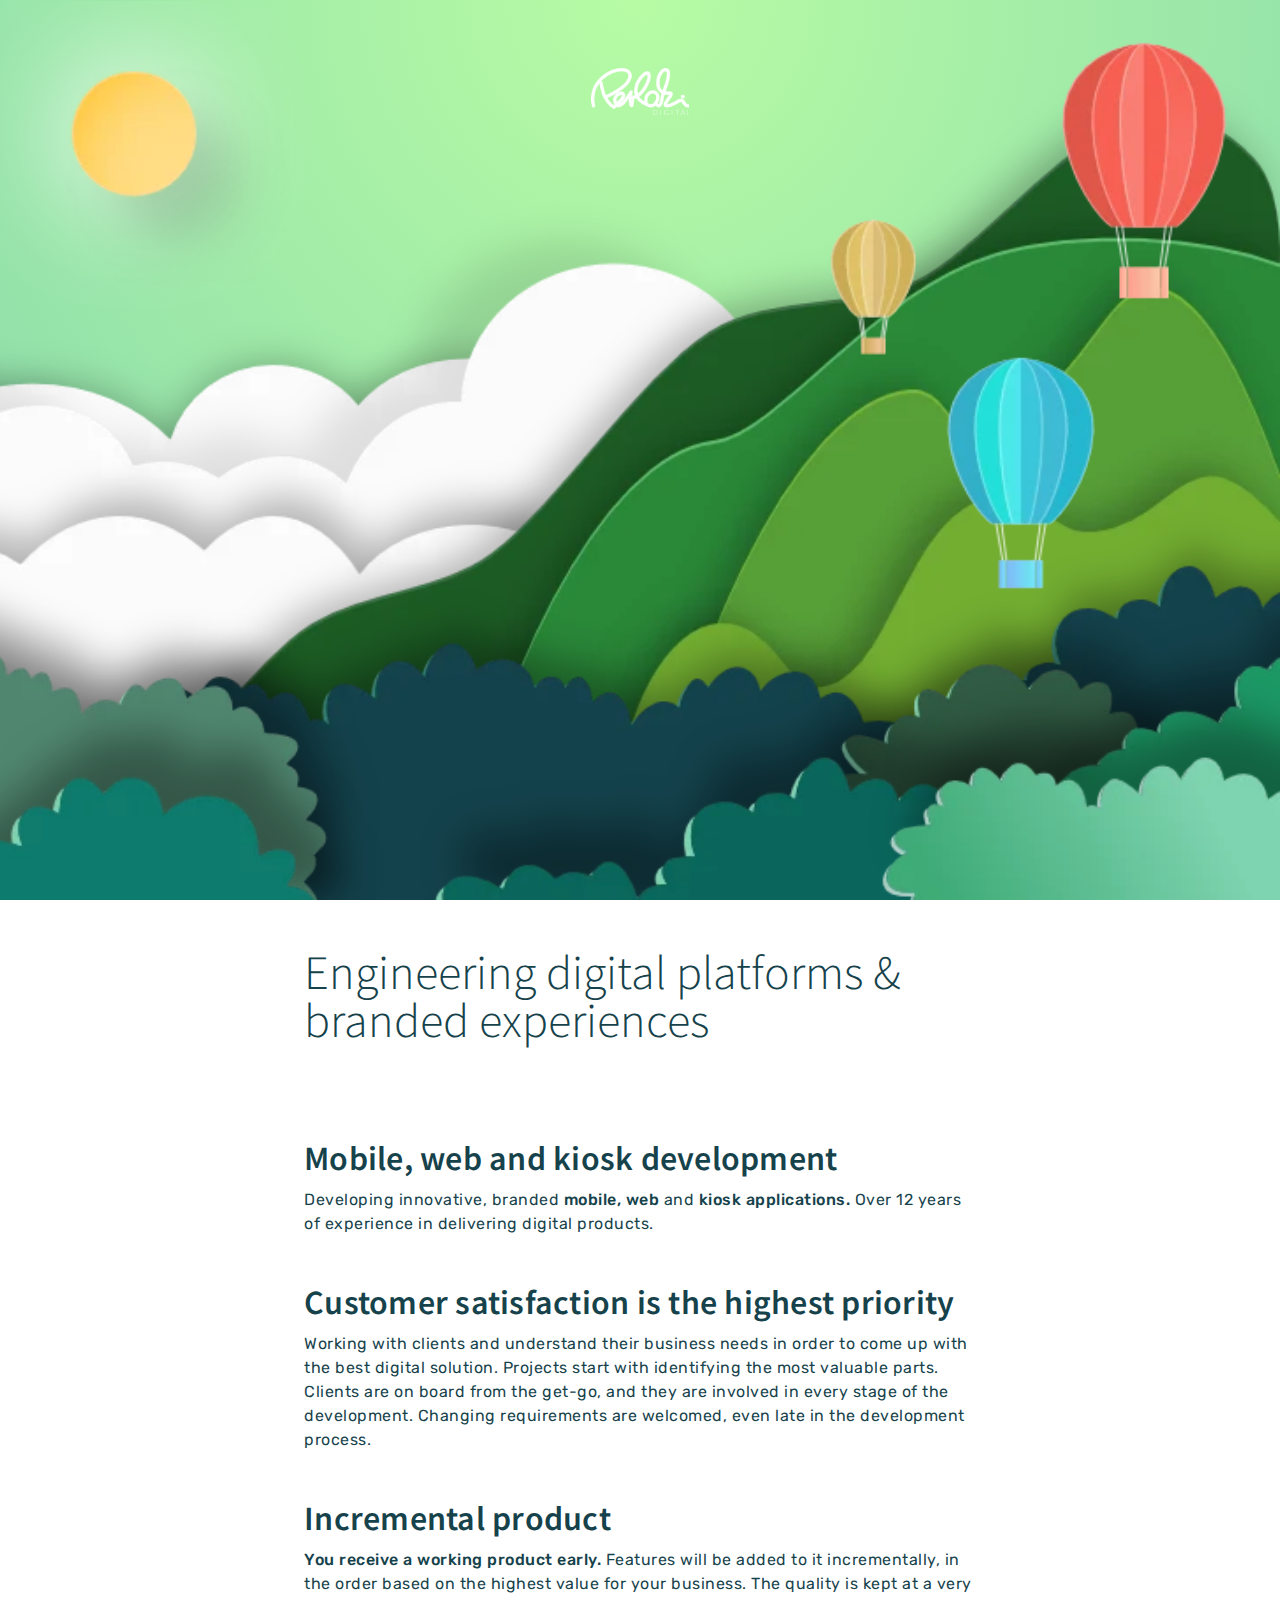
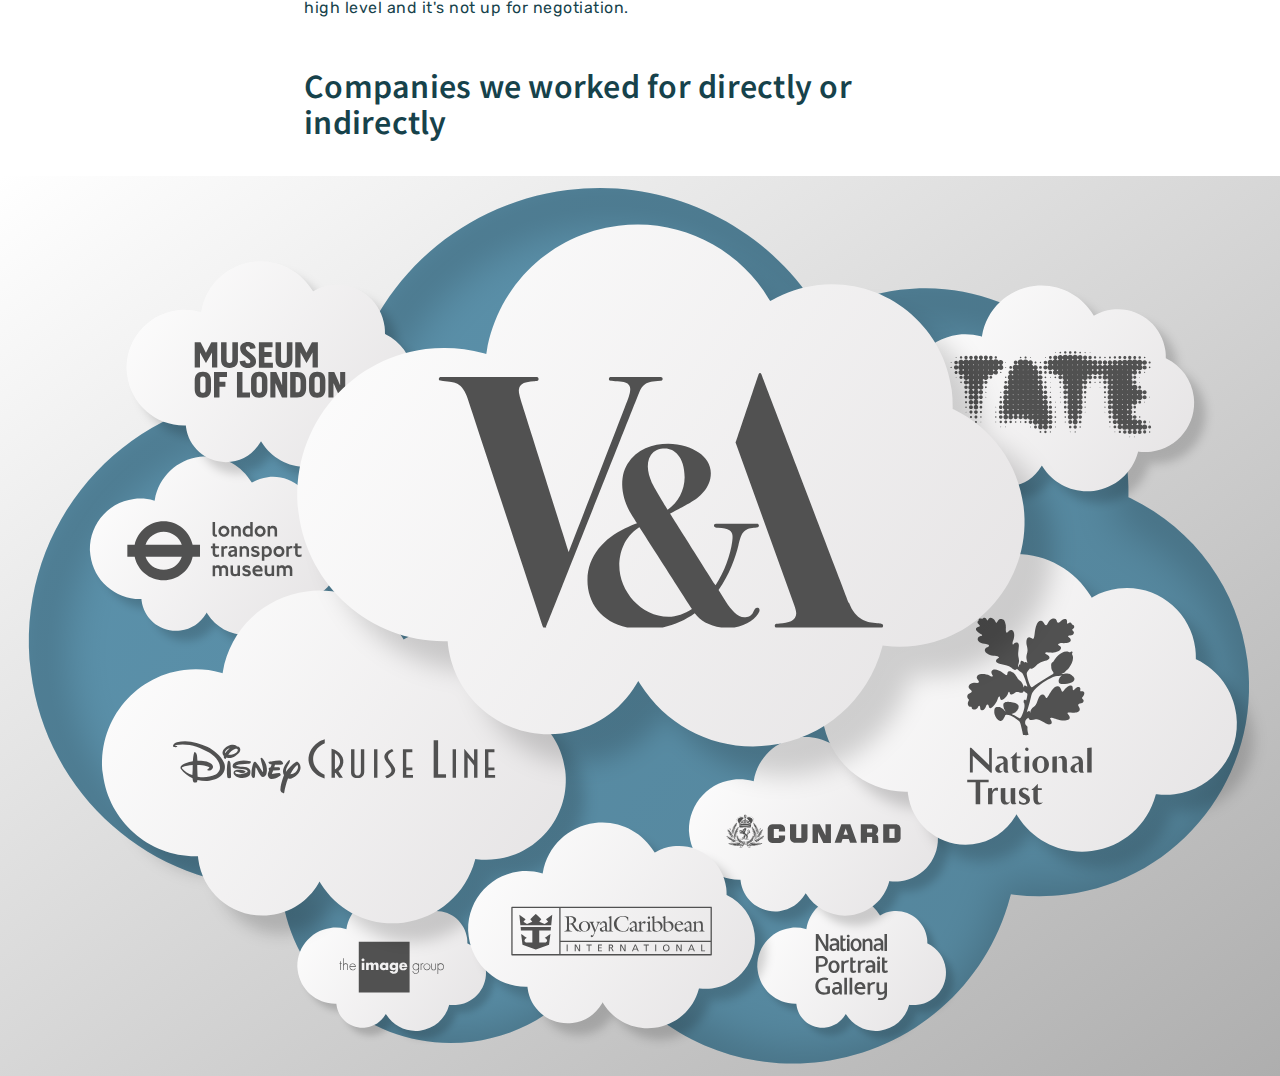
<file: index.html>
<!DOCTYPE html>
<html lang="en">

<head>
    <meta charset="UTF-8">
    <meta name="viewport" content="width=device-width, initial-scale=1.0, viewport-fit=cover">
    <meta http-equiv="X-UA-Compatible" content="IE=edge">
    <title>Perlaki | Digital Agency | Mobile applications, Kiosks, Websites</title>
    <style>
        body {
            min-height: 100vh;
            background-color: white;
        }

        * {
            margin: 0;
            padding: 0;
        }

        header {
            display: block;
            width: 100vw;
            height: 100vh;
            position: relative;
            background-image: radial-gradient(circle at top center, #b7fba4, #82d5ae);
            overflow: hidden;
        }

        #loader {
            width: 100%;
            height: 100%;
            display: flex;
            align-items: center;
            justify-content: center;
        }

        @media (orientation: portrait) {
            header {
                height: 50vh;
            }
        }
    </style>
    <link phx-track-static="" rel="stylesheet" href="/assets/app.css">
    <script type="text/javascript" async="" src="https://www.google-analytics.com/analytics.js"></script>
    <script type="text/javascript" async=""
        src="https://www.googletagmanager.com/gtag/js?id=G-WZFPEB0D04&amp;l=dataLayer&amp;cx=c&amp;gtm=457e4cc1za200"></script>
    <script async="" src="https://www.googletagmanager.com/gtag/js?id=UA-148060884-1"></script>
    <script>
        window.dataLayer = window.dataLayer || [];
        function gtag() { dataLayer.push(arguments); }
        gtag('js', new Date());
        gtag('config', 'UA-148060884-1');
    </script>
    <link rel="prefetch" href="/fonts/source-sans-pro-light.woff2">
    <link rel="prefetch" href="/fonts/source-sans-pro-semi-bold.woff2">
    <link rel="prefetch" href="/fonts/rubik.woff2">
    <link rel="prefetch" href="/fonts/rubik-medium.woff2">
    <link rel="apple-touch-icon" sizes="180x180" href="/apple-touch-icon.png">
    <link rel="icon" type="image/png" sizes="32x32" href="/favicon-32x32.png">
    <link rel="icon" type="image/png" sizes="16x16" href="/favicon-16x16.png">
    <link rel="manifest" href="/site.webmanifest">
    <link rel="mask-icon" href="/safari-pinned-tab.svg" color="#fedc8c">
    <meta name="msapplication-TileColor" content="#00a300">
    <meta name="theme-color" content="#b7fba4">
</head>

<body>
    <p class="alert alert-info" role="alert"></p>
    <p class="alert alert-danger" role="alert"></p>
    <main class="container">
        <p class="alert alert-info" role="alert"></p>
        <p class="alert alert-danger" role="alert"></p>
        <header id="header" class="anim-block">
            <div id="loader" style="display: none;">
                <img src="/images/loader.svg">
            </div>
            <div id="logo" style="background-image: url(&quot;/images/logo.webp&quot;); bottom: -1px;"></div>
            <div id="sun" style="background-image: url(&quot;/images/sun.webp&quot;); bottom: -1px;"></div>
            <div id="cloud_2" class="wave wave_5"
                style="background-image: url(&quot;/images/cloud_2.webp&quot;); bottom: -1px;"></div>
            <div id="cloud_1" class="wave wave_3"
                style="background-image: url(&quot;/images/cloud_1.webp&quot;); bottom: -1px;"></div>
            <div id="cloud_0" class="wave wave_2"
                style="background-image: url(&quot;/images/cloud_0.webp&quot;); bottom: -1px;"></div>
            <div id="hills" style="background-image: url(&quot;/images/hills.webp&quot;); bottom: -1px;"></div>
            <div id="balloon_yellow" class="balloon"
                style="background-image: url(&quot;/images/balloon_yellow.webp&quot;); bottom: -1px;"></div>
            <div id="balloon_blue" class="balloon"
                style="background-image: url(&quot;/images/balloon_blue.webp&quot;); bottom: -1px;"></div>
            <div id="balloon_red" class="balloon"
                style="background-image: url(&quot;/images/balloon_red.webp&quot;); bottom: -1px;"></div>
            <div id="bush_3" class="bush" style="background-image: url(&quot;/images/bush_3.webp&quot;); bottom: 0px;">
            </div>
            <div id="bush_2" class="bush" style="background-image: url(&quot;/images/bush_2.webp&quot;); bottom: 0px;">
            </div>
            <div id="bush_1" class="bush" style="background-image: url(&quot;/images/bush_1.webp&quot;); bottom: 0px;">
            </div>
            <div id="bush_0" class="bush" style="background-image: url(&quot;/images/bush_0.webp&quot;); bottom: 0px;">
            </div>
        </header>

        <section class="hero">
            <h3>Engineering digital platforms &amp; branded experiences</h3>
        </section>

        <section>

            <article>
                <h4>Mobile, web and kiosk development</h4>
                <p>Developing innovative, branded <b>mobile, web</b> and <b>kiosk applications.</b>
                    Over 12 years of experience in delivering digital products.
                </p>
            </article>

            <article>
                <h4>Customer satisfaction is the highest priority</h4>
                <p>
                    Working with clients and understand their business needs in order to come up with the best digital
                    solution.
                    Projects start with identifying the most valuable parts. Clients are on board from the get-go, and
                    they are involved in every stage of the development.
                    Changing requirements are welcomed, even late in the development process.
                </p>
                <h4>Incremental product</h4>
                <p>
                    <b>You receive a working product early.</b>
                    Features will be added to it incrementally, in the order based on the
                    highest value for your business.
                    The quality is kept at a very high level and it's not up for negotiation.
                </p>
            </article>

            <article>
                <h4 id="aboutUs">Companies we worked for directly or indirectly</h4>
            </article>
        </section>

        <section class="full-width clouds-backgroud">
            <div id="clouds">
                <canvas id="clouds_canvas" width="1440" height="393"></canvas>
            </div>
        </section>

        <script defer="" phx-track-static="" type="text/javascript" src="/assets/app.js"></script>
    </main>

    <section id="cookie_info" class="reverse_colored" style="display: none;">
        <p>
            This site uses cookies. Learn more by visiting
            <a href="/cookie-policy">our cookie policy.</a>
        </p>
        <button id="accept_cookies">OK</button>
    </section>
    <script type="text/javascript">
        "use strict";
        (function () {
            const acceptButton = document.getElementById("accept_cookies");
            if (!acceptButton) {
                console.warn("accept_cookies button not found");
                return;
            }
            const wrapper = acceptButton.parentElement;
            const key = "cookies_accepted";
            const TRUE = "1";
            const storage = window.localStorage;

            function isAccepted() {
                return storage && storage.getItem(key) === TRUE;
            }

            function hideBanner() {
                wrapper.style.setProperty("display", "none");
            }

            function accept() {
                if (storage) {
                    storage.setItem(key, TRUE);
                }
                hideBanner();
            }

            if (isAccepted()) {
                hideBanner();
            }

            acceptButton.onclick = function (event) {
                event.preventDefault();
                accept();
            };
        })();
    </script>


</body>

</html>
</file>
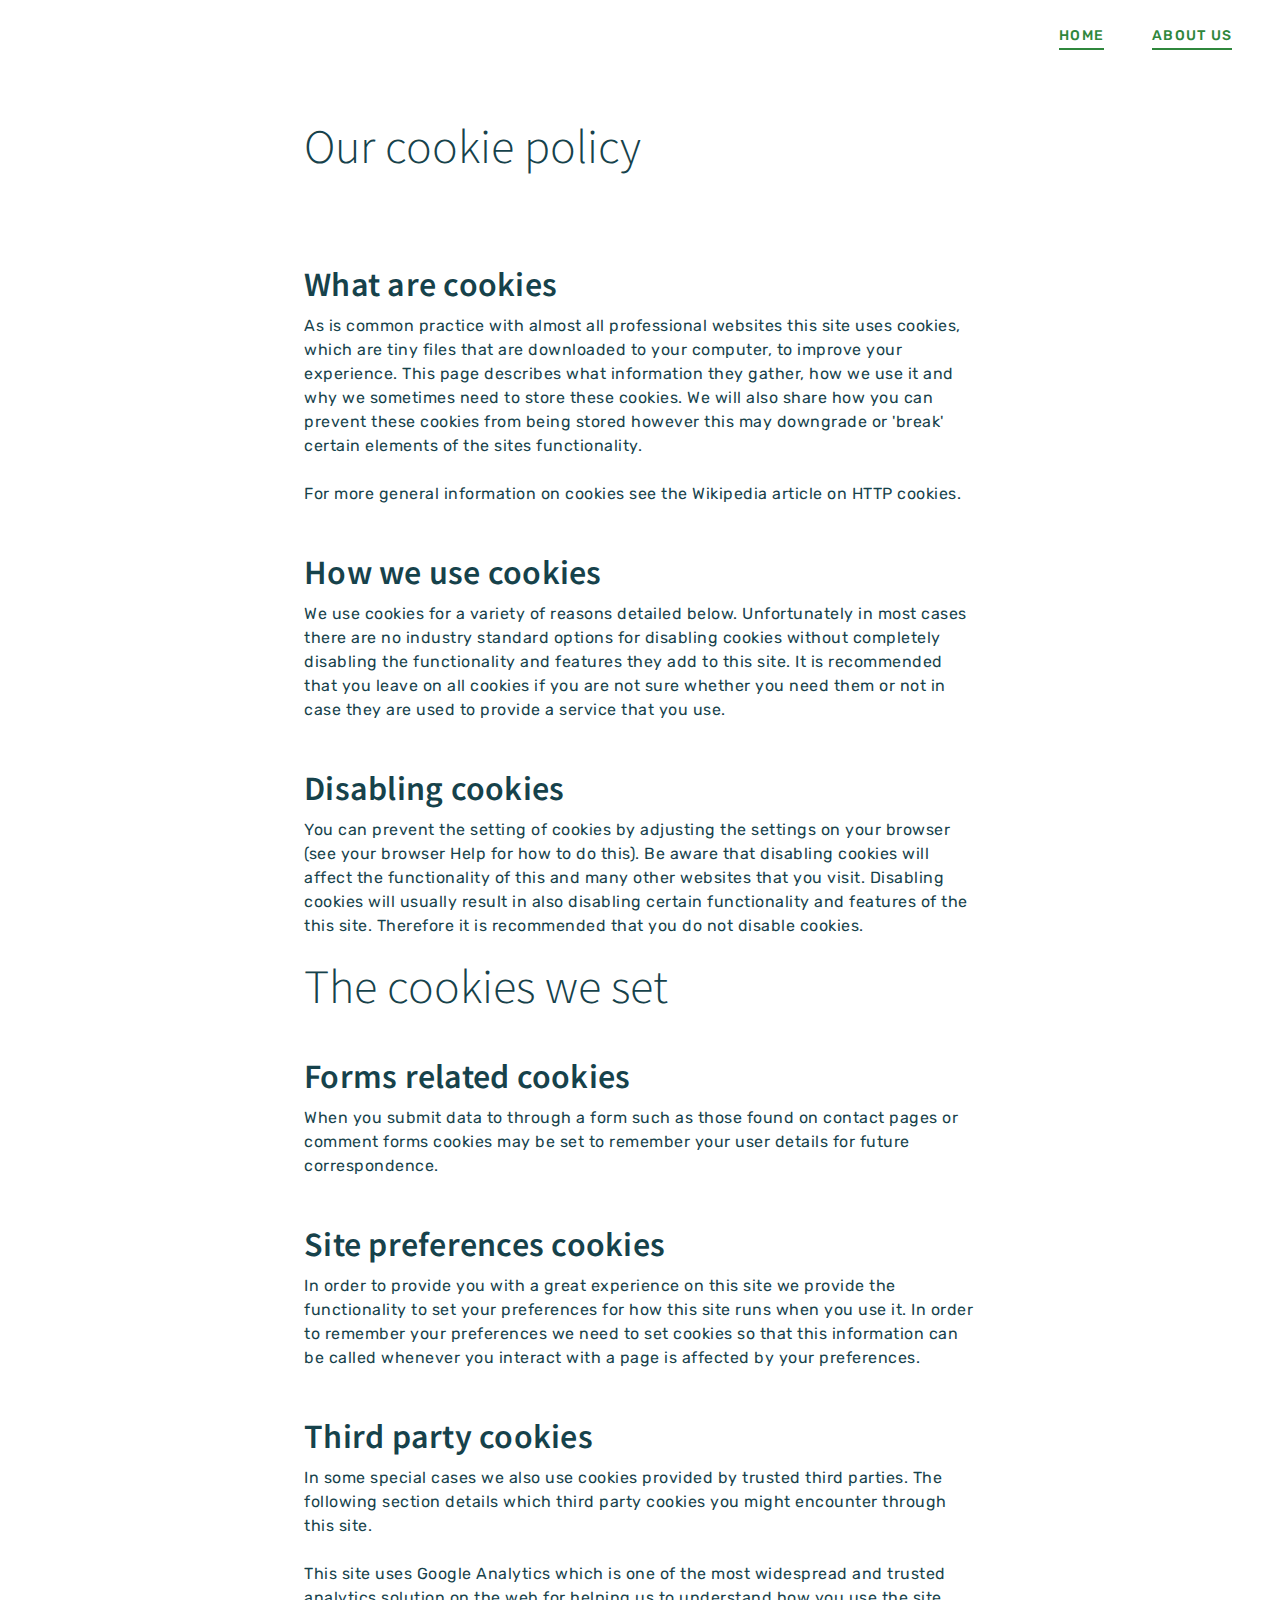
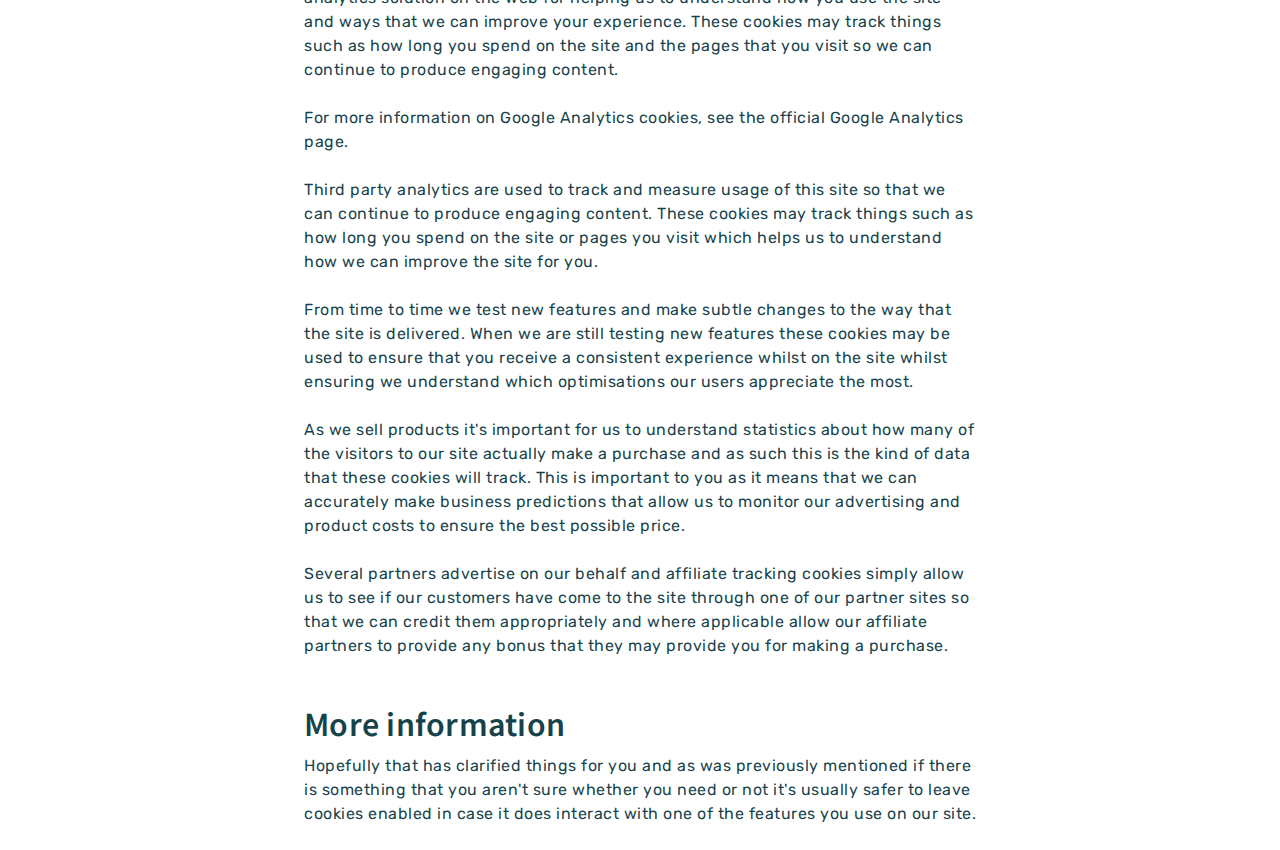
<file: cookie_policy.html>
<!DOCTYPE html>
<html lang="en">

<head>
    <meta charset="UTF-8">
    <meta name="viewport" content="width=device-width, initial-scale=1.0, viewport-fit=cover">
    <meta http-equiv="X-UA-Compatible" content="IE=edge">
    <title>Perlaki | Digital Agency | Mobile applications, Kiosks, Websites</title>
    <style>
        body {
            min-height: 100vh;
            background-color: white;
        }

        * {
            margin: 0;
            padding: 0;
        }

        header {
            display: block;
            width: 100vw;
            height: 100vh;
            position: relative;
            background-image: radial-gradient(circle at top center, #b7fba4, #82d5ae);
            overflow: hidden;
        }

        #loader {
            width: 100%;
            height: 100%;
            display: flex;
            align-items: center;
            justify-content: center;
        }

        @media (orientation: portrait) {
            header {
                height: 50vh;
            }
        }
    </style>
    <link phx-track-static="" rel="stylesheet" href="/assets/app.css">
    <script type="text/javascript" async="" src="https://www.google-analytics.com/analytics.js"></script>
    <script type="text/javascript" async=""
        src="https://www.googletagmanager.com/gtag/js?id=G-WZFPEB0D04&amp;l=dataLayer&amp;cx=c&amp;gtm=457e4cc1za200"></script>
    <script async="" src="https://www.googletagmanager.com/gtag/js?id=UA-148060884-1"></script>
    <script>
        window.dataLayer = window.dataLayer || [];
        function gtag() { dataLayer.push(arguments); }
        gtag('js', new Date());
        gtag('config', 'UA-148060884-1');
    </script>
    <link rel="prefetch" href="/fonts/source-sans-pro-light.woff2">
    <link rel="prefetch" href="/fonts/source-sans-pro-semi-bold.woff2">
    <link rel="prefetch" href="/fonts/rubik.woff2">
    <link rel="prefetch" href="/fonts/rubik-medium.woff2">
    <link rel="apple-touch-icon" sizes="180x180" href="/apple-touch-icon.png">
    <link rel="icon" type="image/png" sizes="32x32" href="/favicon-32x32.png">
    <link rel="icon" type="image/png" sizes="16x16" href="/favicon-16x16.png">
    <link rel="manifest" href="/site.webmanifest">
    <link rel="mask-icon" href="/safari-pinned-tab.svg" color="#fedc8c">
    <meta name="msapplication-TileColor" content="#00a300">
    <meta name="theme-color" content="#b7fba4">
</head>

<body>
    <p class="alert alert-info" role="alert"></p>
    <p class="alert alert-danger" role="alert"></p>
    <main class="container">
        <p class="alert alert-info" role="alert"></p>
        <p class="alert alert-danger" role="alert"></p>
        <nav role="navigation" data-header="">
            <a class="nav button" href="/">Home</a>
            <a class="nav button" href="/#aboutUs">About us</a>
        </nav>

        <section class="hero">
            <h3>Our cookie policy</h3>
        </section>
        <section>
            <article>
                <h4>
                    What are cookies
                </h4>
                <p>
                    As is common practice with almost all professional websites this site uses cookies, which are tiny
                    files that are downloaded to your
                    computer,
                    to
                    improve your experience. This page describes what information they gather, how we use it and why we
                    sometimes need to store these cookies.
                    We
                    will
                    also share how you can prevent these cookies from being stored however this may downgrade or 'break'
                    certain elements of the sites
                    functionality.
                </p>
                <p>
                    For more general information on cookies see the Wikipedia article on HTTP cookies.
                </p>

                <h4>
                    How we use cookies
                </h4>
                <p>
                    We use cookies for a variety of reasons detailed below. Unfortunately in most cases there are no
                    industry standard options for disabling
                    cookies
                    without completely disabling the functionality and features they add to this site. It is recommended
                    that you leave on all cookies if you
                    are
                    not
                    sure whether you need them or not in case they are used to provide a service that you use.
                </p>

                <h4>
                    Disabling cookies
                </h4>
                <p>
                    You can prevent the setting of cookies by adjusting the settings on your browser (see your browser
                    Help for how to do this). Be aware that
                    disabling cookies will affect the functionality of this and many other websites that you visit.
                    Disabling cookies will usually result in
                    also
                    disabling certain functionality and features of the this site. Therefore it is recommended that you
                    do not disable cookies.
                </p>

                <h3>
                    The cookies we set
                </h3>

                <h4>
                    Forms related cookies
                </h4>
                <p>
                    When you submit data to through a form such as those found on contact pages or comment forms cookies
                    may be set to remember your user
                    details
                    for
                    future correspondence.
                </p>

                <h4>
                    Site preferences cookies
                </h4>
                <p>
                    In order to provide you with a great experience on this site we provide the functionality to set
                    your preferences for how this site runs
                    when
                    you
                    use it. In order to remember your preferences we need to set cookies so that this information can be
                    called whenever you interact with a
                    page
                    is
                    affected by your preferences.
                </p>

                <h4>
                    Third party cookies
                </h4>
                <p>
                    In some special cases we also use cookies provided by trusted third parties. The following section
                    details which third party cookies you
                    might
                    encounter through this site.
                </p>
                <p>
                    This site uses Google Analytics which is one of the most widespread and trusted analytics solution
                    on the web for helping us to understand
                    how
                    you
                    use the site and ways that we can improve your experience. These cookies may track things such as
                    how long you spend on the site and the
                    pages
                    that you visit so we can continue to produce engaging content.
                </p>
                <p>
                    For more information on Google Analytics cookies, see the official Google Analytics page.
                </p>

                <p>
                    Third party analytics are used to track and measure usage of this site so that we can continue to
                    produce engaging content. These cookies
                    may
                    track things such as how long you spend on the site or pages you visit which helps us to understand
                    how we can improve the site for you.
                </p>

                <p>
                    From time to time we test new features and make subtle changes to the way that the site is
                    delivered. When we are still testing new
                    features
                    these
                    cookies may be used to ensure that you receive a consistent experience whilst on the site whilst
                    ensuring we understand which
                    optimisations
                    our
                    users appreciate the most.
                </p>

                <p>
                    As we sell products it's important for us to understand statistics about how many of the visitors to
                    our site actually make a purchase and
                    as
                    such
                    this is the kind of data that these cookies will track. This is important to you as it means that we
                    can accurately make business
                    predictions
                    that
                    allow us to monitor our advertising and product costs to ensure the best possible price.
                </p>

                <p>
                    Several partners advertise on our behalf and affiliate tracking cookies simply allow us to see if
                    our customers have come to the site
                    through
                    one
                    of our partner sites so that we can credit them appropriately and where applicable allow our
                    affiliate partners to provide any bonus that
                    they
                    may
                    provide you for making a purchase.
                </p>
                <h4>
                    More information
                </h4>

                <p>
                    Hopefully that has clarified things for you and as was previously mentioned if there is something
                    that you aren't sure whether you need or
                    not
                    it's usually safer to leave cookies enabled in case it does interact with one of the features you
                    use on our site.
                </p>

            </article>
        </section>

    </main>

    <section id="cookie_info" class="reverse_colored" style="display: none;">
        <p>
            This site uses cookies. Learn more by visiting
            <a href="/cookie-policy">our cookie policy.</a>
        </p>
        <button id="accept_cookies">OK</button>
    </section>
    <script type="text/javascript">
        "use strict";
        (function () {
            const acceptButton = document.getElementById("accept_cookies");
            if (!acceptButton) {
                console.warn("accept_cookies button not found");
                return;
            }
            const wrapper = acceptButton.parentElement;
            const key = "cookies_accepted";
            const TRUE = "1";
            const storage = window.localStorage;

            function isAccepted() {
                return storage && storage.getItem(key) === TRUE;
            }

            function hideBanner() {
                wrapper.style.setProperty("display", "none");
            }

            function accept() {
                if (storage) {
                    storage.setItem(key, TRUE);
                }
                hideBanner();
            }

            if (isAccepted()) {
                hideBanner();
            }

            acceptButton.onclick = function (event) {
                event.preventDefault();
                accept();
            };
        })();
    </script>


</body>

</html>
</file>
<file: assets/app.css>
/* css/app.css */
* {
  margin: 0;
  padding: 0;
  margin-inline-start: 0;
  margin-inline-end: 0;
  box-sizing: border-box;
}
a,
button,
p,
h1,
h2,
h3,
h4 {
  text-decoration: none;
  -webkit-touch-callout: none;
  -webkit-user-select: none;
}
a,
input,
label,
select,
button,
textarea {
  -webkit-tap-highlight-color: rgba(0, 0, 0, 0);
}
button,
button:active,
button:focus,
button:visited {
  outline: none;
}
input,
textarea {
  -webkit-appearance: none;
}
body {
  display: block;
  margin: 0 auto;
  background-color: white;
  min-block-size: 100vh;
}
.center-block {
  display: block;
  width: 100%;
}
section,
nav {
  margin: 0 auto;
  overflow-x: hidden;
}
section {
  padding: 0 24px;
  max-width: 720px;
}
nav {
  display: flex;
  flex-direction: row;
  flex-wrap: nowrap;
  justify-content: flex-end;
  position: relative;
}
nav .button {
  flex: 0 1 auto;
  margin: 24px;
  border-bottom-style: solid;
  border-bottom-width: 2px;
}
nav .button:first-of-type {
  margin-left: 0;
}
nav .button:last-of-type {
  margin-right: 48px;
}
.hero {
  width: 100%;
  padding-top: 48px;
  padding-bottom: 48px;
}
article h4 {
  margin-top: 48px;
  margin-bottom: 12px;
  line-height: 36px;
}
article p {
  margin-bottom: 24px;
}
.column {
  display: flex;
  flex-direction: column;
  width: 100%;
  max-width: 100%;
}
.column article {
  display: block;
  flex: 1 1 auto;
}
section#cookie_info {
  position: sticky;
  position: -webkit-sticky;
  bottom: 0;
  display: flex;
  padding: 12px 24px;
  left: 24px;
  border-top-left-radius: 24px;
  border-top-right-radius: 24px;
  z-index: 99;
}
section#cookie_info p {
  flex: 1 1 auto;
  margin-top: 12px;
}
section#cookie_info button {
  width: 48px;
  flex: 0 1 48px;
  text-decoration: underline;
  align-self: flex-end;
  padding-bottom: 0;
}
section#cookie_info a {
  text-decoration: underline;
}
@media (min-width: 40rem) {
  .grid {
    flex-direction: row;
    justify-content: flex-start;
    min-height: 144px;
  }
  .grid img {
    max-width: 33%;
    flex: 1 0 33%;
    height: 72px;
  }
}
@keyframes wave_2 {
  0% {
    -webkit-transform: rotateZ(0deg) translate3d(0, 2%, 0) rotateZ(0deg);
    -moz-transform: rotateZ(0deg) translate3d(0, 2%, 0) rotateZ(0deg);
    transform: rotateZ(0deg) translate3d(0, 2%, 0) rotateZ(0deg);
  }
  100% {
    -webkit-transform: rotateZ(360deg) translate3d(0, 2%, 0) rotateZ(-360deg);
    -moz-transform: rotateZ(360deg) translate3d(0, 2%, 0) rotateZ(-360deg);
    transform: rotateZ(360deg) translate3d(0, 2%, 0) rotateZ(-360deg);
  }
}
@keyframes wave_3 {
  0% {
    -webkit-transform: rotateZ(0deg) translate3d(0, 2%, 0) rotateZ(0deg);
    -moz-transform: rotateZ(0deg) translate3d(0, 2%, 0) rotateZ(0deg);
    transform: rotateZ(0deg) translate3d(0, 2%, 0) rotateZ(0deg);
  }
  100% {
    -webkit-transform: rotateZ(360deg) translate3d(0, 2%, 0) rotateZ(-360deg);
    -moz-transform: rotateZ(360deg) translate3d(0, 2%, 0) rotateZ(-360deg);
    transform: rotateZ(360deg) translate3d(0, 2%, 0) rotateZ(-360deg);
  }
}
@keyframes wave_5 {
  0% {
    -webkit-transform: rotateZ(0deg) translate3d(0, 1%, 0) rotateZ(0deg);
    -moz-transform: rotateZ(0deg) translate3d(0, 1%, 0) rotateZ(0deg);
    transform: rotateZ(0deg) translate3d(0, 1%, 0) rotateZ(0deg);
  }
  100% {
    -webkit-transform: rotateZ(360deg) translate3d(0, 1%, 0) rotateZ(-360deg);
    -moz-transform: rotateZ(360deg) translate3d(0, 1%, 0) rotateZ(-360deg);
    transform: rotateZ(360deg) translate3d(0, 1%, 0) rotateZ(-360deg);
  }
}
@keyframes wind_1 {
  0% {
    -webkit-transform: translateX(0%);
    -moz-transform: translateX(0%);
    transform: translateX(0%);
  }
  100% {
    -webkit-transform: translateX(-18%);
    -moz-transform: translateX(-18%);
    transform: translateX(-18%);
  }
}
@keyframes wind_2 {
  0% {
    -webkit-transform: translateX(0%);
    -moz-transform: translateX(0%);
    transform: translateX(0%);
  }
  100% {
    -webkit-transform: translateX(-12%);
    -moz-transform: translateX(-12%);
    transform: translateX(-12%);
  }
}
@keyframes wind_3 {
  0% {
    -webkit-transform: translateX(0%);
    -moz-transform: translateX(0%);
    transform: translateX(0%);
  }
  100% {
    -webkit-transform: translateX(-10%);
    -moz-transform: translateX(-10%);
    transform: translateX(-10%);
  }
}
@keyframes wind_4 {
  0% {
    -webkit-transform: translateX(0%);
    -moz-transform: translateX(0%);
    transform: translateX(0%);
  }
  100% {
    -webkit-transform: translateX(-4%);
    -moz-transform: translateX(-4%);
    transform: translateX(-4%);
  }
}
@keyframes skewed {
  0% {
    -webkit-transform: skewX(0%, 0);
    -moz-transform: skewX(0%, 0);
    transform: skewX(0%, 0);
  }
  100% {
    -webkit-transform: skewX(-35%, 0);
    -moz-transform: skewX(-35%, 0);
    transform: skewX(-35%, 0);
  }
}
header div {
  width: 100%;
  height: 100%;
  object-fit: cover;
  object-position: right center;
  background-repeat: no-repeat;
  background-position: right center;
  background-size: cover;
  position: absolute;
  display: block;
  animation-fill-mode: forwards;
}
header .wave {
  left: -2vw;
  padding-left: 2vw;
}
header .wave_2 {
  animation: wave_2 5s linear infinite;
  -webkit-animation: wave_2 5s linear infinite;
  -mozilla-animation: wave_2 5s linear infinite;
  transform-style: preserve-3d;
  -webkit-backface-visibility: hidden;
}
header .wave_3 {
  animation: wave_3 5.5s linear infinite;
  -webkit-animation: wave_3 5.5s linear infinite;
  -mozilla-animation: wave_3 5.5s linear infinite;
  transform-style: preserve-3d;
  -webkit-backface-visibility: hidden;
}
header .wave_5 {
  animation: wave_5 6s linear infinite;
  -webkit-animation: wave_5 6s linear infinite;
  -mozilla-animation: wave_5 6s linear infinite;
  transform-style: preserve-3d;
  -webkit-backface-visibility: hidden;
}
header #sun {
  background-position: -27vh top;
}
header #logo {
  background-size: 130px 63px;
  background-position: center 7.8125%;
}
header .balloon {
  background-position: 90% center;
}
header #balloon_red {
  animation: wind_1 6s ease-in-out infinite alternate;
  -webkit-animation: wind_1 6s ease-in-out infinite alternate;
  -mozilla-animation: wind_1 6s ease-in-out infinite alternate;
  transform-style: preserve-3d;
  -webkit-backface-visibility: hidden;
}
header #balloon_blue {
  animation: wind_3 6s ease-in-out infinite alternate;
  -webkit-animation: wind_3 6s ease-in-out infinite alternate;
  -mozilla-animation: wind_3 6s ease-in-out infinite alternate;
  transform-style: preserve-3d;
  -webkit-backface-visibility: hidden;
}
header #balloon_yellow {
  animation: wind_4 6s ease-in-out infinite alternate;
  -webkit-animation: wind_4 6s ease-in-out infinite alternate;
  -mozilla-animation: wind_4 6s ease-in-out infinite alternate;
  transform-style: preserve-3d;
  -webkit-backface-visibility: hidden;
}
@media (orientation: portrait) {
  header #logo {
    background-size: 97.5px 47.25px;
  }
  header #sun {
    background-position: -16vh top;
  }
  header div {
    background-position: right top;
  }
}
@media (orientation: portrait) and (min-aspect-ratio: 22/25) {
  header #sun {
    background-position: -6vh top;
  }
}
@media (orientation: landscape) {
  header #logo {
    background-size: 97.5px 47.25px;
  }
}
@media (min-aspect-ratio: 18/10) and (max-width: 1024) {
  header #logo {
    background-size: 65px 31.5px;
  }
}
@media (min-aspect-ratio: 18/10) {
  header #sun {
    background-position: -5vh top;
  }
}
@media (min-aspect-ratio: 2/1) {
  header #sun {
    background-position: left center;
  }
}
section.full-width {
  padding: 0;
  display: block;
  max-width: inherit;
  width: 100vw;
  height: 100vh;
  position: relative;
  margin-top: 24px;
}
section.full-width section.inner {
  background-color: rgba(255, 255, 255, 0.8);
  border-radius: 24px;
  padding: 24px;
}
section.full-width section.inner article h4 {
  margin-top: 24px;
}
@media (orientation: portrait) {
  section.full-width {
    height: 50vh;
  }
}
section.waves-background {
  background-image: linear-gradient(to right, #e3d5a2, #e7ddb2 75%);
}
#waves {
  background: url(/images/waves.svg) center center no-repeat;
  background-size: cover;
  display: flex;
  width: 100%;
  height: 100%;
}
#waves section {
  margin: auto;
  z-index: 2;
}
canvas#waves_canvas {
  margin: 0;
  padding: 0;
  overflow: hidden;
  position: absolute;
  backface-visibility: hidden;
}
#waves,
#clouds {
  width: 100%;
  height: 100%;
  position: absolute;
  transform: translateZ(0);
  z-index: 1;
  backface-visibility: hidden;
}
section.clouds-backgroud {
  background-image: linear-gradient(to right bottom, #ffffff, #aeaeae 100%);
}
canvas#clouds_canvas {
  margin: 0;
  padding: 0;
  overflow: hidden;
  position: absolute;
  backface-visibility: hidden;
}
footer.thank-you {
  display: block;
  height: 50vh;
}
input,
textarea,
button {
  color: rgba(0, 0, 0, 0.9);
  border-color: rgba(0, 0, 0, 0.5);
  background-color: white;
}
input:focus,
textarea:focus {
  border-color: #73ae32;
  outline: none;
  outline-style: solid;
  outline-color: #73ae32;
}
.nav.button {
  color: #2f873c;
  border-color: #2f873c;
  background-color: transparent;
}
.nav.button:hover {
  border-color: #73ae32;
}
.nav.button:active {
  color: #73ae32;
}
button {
  color: white;
  border-color: #2f873c;
  background-color: #2f873c;
}
button.reverse {
  color: #2f873c;
  background-color: white;
  border-color: white;
}
a {
  color: #2f873c;
}
p,
label,
h3,
h4 {
  color: #16424b;
}
.reverse_colored {
  background-color: #73ae32;
  color: white;
}
.reverse_colored a {
  color: white;
}
.reverse_colored button {
  background-color: #73ae32;
  border-color: #73ae32;
}
@font-face {
  font-family: rubik;
  font-style: normal;
  font-weight: 400;
  font-display: fallback;
  src:
    local("Rubik"),
    local("Rubik-Regular"),
    url(/fonts/rubik.woff2) format("woff2");
}
@font-face {
  font-family: rubik;
  font-style: normal;
  font-weight: 500;
  font-display: fallback;
  src:
    local("Rubik Medium"),
    local("Rubik-Medium"),
    url(/fonts/rubik-medium.woff2) format("woff2");
}
@font-face {
  font-family: source-sans-pro;
  font-style: normal;
  font-weight: 300;
  font-display: fallback;
  src:
    local("Source Sans Pro Light"),
    local("SourceSansPro-Light"),
    url(/fonts/source-sans-pro-light.woff2) format("woff2");
}
@font-face {
  font-family: source-sans-pro;
  font-style: normal;
  font-weight: 600;
  font-display: fallback;
  src:
    local("Source Sans Pro SemiBold"),
    local("SourceSansPro-SemiBold"),
    url(/fonts/source-sans-pro-semi-bold.woff2) format("woff2");
}
* {
  font-family: rubik, sans-serif;
  font-weight: 400;
  font-style: normal;
}
b,
strong,
label {
  font-weight: 500;
}
h1,
h2,
h3,
h4,
h5,
h6 {
  font-family: source-sans-pro, sans-serif;
}
h1,
h2,
h3 {
  font-weight: 300;
}
h4,
h5,
h6 {
  font-weight: 600;
}
button,
.button,
input[type=submit] {
  font-weight: 500;
  text-decoration: none;
  text-transform: uppercase;
}
button,
a.button,
.overline {
  text-transform: uppercase;
}
h1 {
  font-size: 96px;
  letter-spacing: -1.5px;
  line-height: 96px;
}
h2 {
  font-size: 60px;
  letter-spacing: -0.5px;
  line-height: 72px;
}
h3 {
  font-size: 48px;
  letter-spacing: 0px;
  line-height: 48px;
}
h4 {
  font-size: 34px;
  letter-spacing: 0.25px;
  line-height: 48px;
}
h5 {
  font-size: 24px;
  letter-spacing: 0px;
  line-height: 24px;
}
h6 {
  font-size: 20px;
  letter-spacing: 0.15px;
  line-height: 24px;
}
.subtitle1 {
  font-size: 16px;
  letter-spacing: 0.15px;
  line-height: 24px;
}
.subtitle2 {
  font-size: 14px;
  letter-spacing: 0.1px;
  line-height: 24px;
}
p,
.body1 {
  font-size: 16px;
  letter-spacing: 0.5px;
  line-height: 24px;
}
.body2 {
  font-size: 14px;
  letter-spacing: 0.25px;
  line-height: 24px;
}
input,
textarea,
a.button,
label,
.button,
button {
  font-size: 14px;
  letter-spacing: 1.25px;
  line-height: 24px;
}
caption {
  font-size: 12px;
  letter-spacing: 0.4px;
  line-height: 24px;
}
.overline {
  font-size: 10px;
  letter-spacing: 1.5px;
  line-height: 24px;
}
.centered {
  text-align: center;
}
input,
textarea,
button {
  padding: 11px;
  width: 100%;
  border-width: 1px;
  border-style: solid;
  border-radius: 0.5em;
}
label {
  display: block;
  margin-top: 24px;
}
button[type=submit] {
  width: inherit;
  margin-top: 12px;
  margin-bottom: 24px;
}
textarea {
  min-height: 144px;
}
a.button {
  display: inline-block;
  text-align: center;
}
</file>
